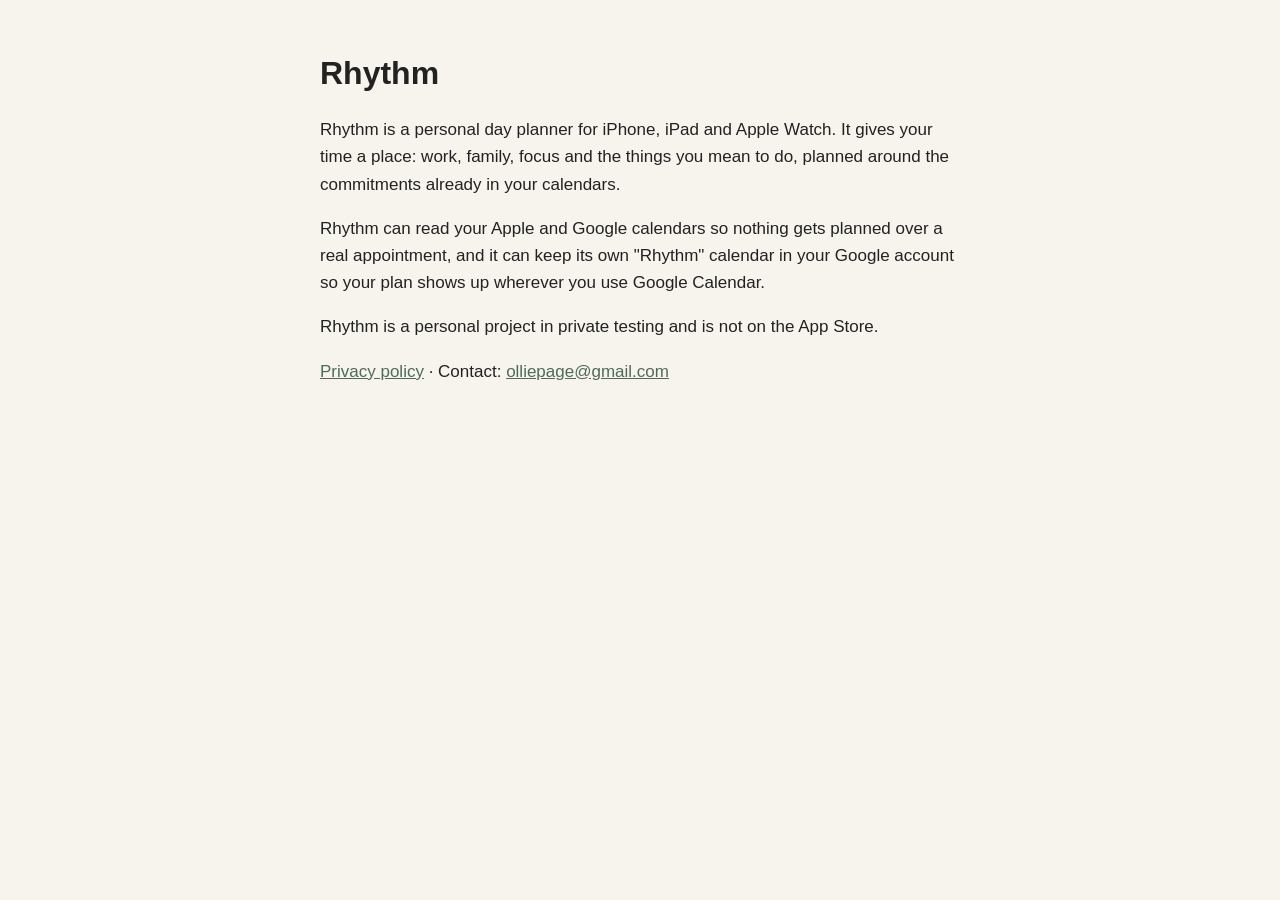
<file: rhythm/index.html>
<!doctype html>
<html lang="en-GB">
<head>
<meta charset="utf-8">
<meta name="viewport" content="width=device-width, initial-scale=1">
<title>Rhythm</title>
<link rel="stylesheet" href="style.css">
</head>
<body>
<main>
<h1>Rhythm</h1>
<p>Rhythm is a personal day planner for iPhone, iPad and Apple Watch. It gives your time a place: work, family, focus and the things you mean to do, planned around the commitments already in your calendars.</p>
<p>Rhythm can read your Apple and Google calendars so nothing gets planned over a real appointment, and it can keep its own "Rhythm" calendar in your Google account so your plan shows up wherever you use Google Calendar.</p>
<p>Rhythm is a personal project in private testing and is not on the App Store.</p>
<p><a href="privacy.html">Privacy policy</a> · Contact: <a href="mailto:olliepage@gmail.com">olliepage@gmail.com</a></p>
</main>
</body>
</html>
</file>
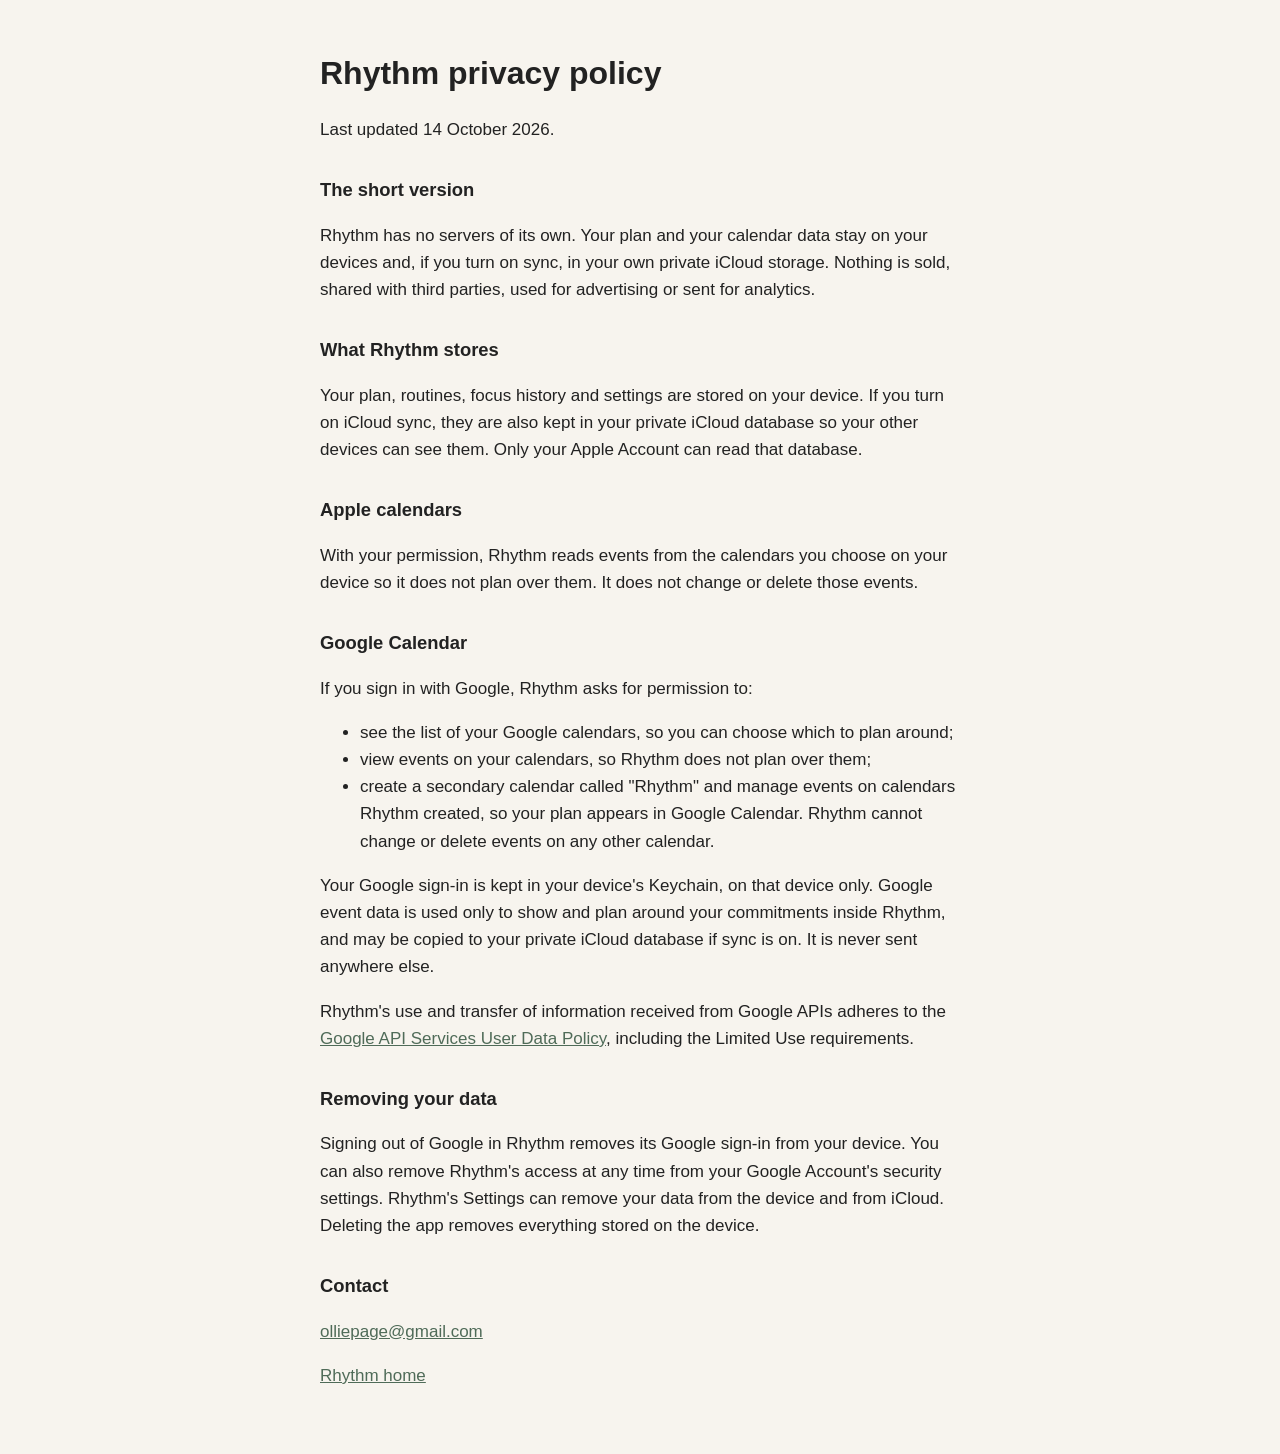
<file: rhythm/privacy.html>
<!doctype html>
<html lang="en-GB">
<head>
<meta charset="utf-8">
<meta name="viewport" content="width=device-width, initial-scale=1">
<title>Rhythm privacy policy</title>
<link rel="stylesheet" href="style.css">
</head>
<body>
<main>
<h1>Rhythm privacy policy</h1>
<p>Last updated 14 October 2026.</p>

<h2>The short version</h2>
<p>Rhythm has no servers of its own. Your plan and your calendar data stay on your devices and, if you turn on sync, in your own private iCloud storage. Nothing is sold, shared with third parties, used for advertising or sent for analytics.</p>

<h2>What Rhythm stores</h2>
<p>Your plan, routines, focus history and settings are stored on your device. If you turn on iCloud sync, they are also kept in your private iCloud database so your other devices can see them. Only your Apple Account can read that database.</p>

<h2>Apple calendars</h2>
<p>With your permission, Rhythm reads events from the calendars you choose on your device so it does not plan over them. It does not change or delete those events.</p>

<h2>Google Calendar</h2>
<p>If you sign in with Google, Rhythm asks for permission to:</p>
<ul>
<li>see the list of your Google calendars, so you can choose which to plan around;</li>
<li>view events on your calendars, so Rhythm does not plan over them;</li>
<li>create a secondary calendar called "Rhythm" and manage events on calendars Rhythm created, so your plan appears in Google Calendar. Rhythm cannot change or delete events on any other calendar.</li>
</ul>
<p>Your Google sign-in is kept in your device's Keychain, on that device only. Google event data is used only to show and plan around your commitments inside Rhythm, and may be copied to your private iCloud database if sync is on. It is never sent anywhere else.</p>
<p>Rhythm's use and transfer of information received from Google APIs adheres to the <a href="https://developers.google.com/terms/api-services-user-data-policy">Google API Services User Data Policy</a>, including the Limited Use requirements.</p>

<h2>Removing your data</h2>
<p>Signing out of Google in Rhythm removes its Google sign-in from your device. You can also remove Rhythm's access at any time from your Google Account's security settings. Rhythm's Settings can remove your data from the device and from iCloud. Deleting the app removes everything stored on the device.</p>

<h2>Contact</h2>
<p><a href="mailto:olliepage@gmail.com">olliepage@gmail.com</a></p>
<p><a href="index.html">Rhythm home</a></p>
</main>
</body>
</html>
</file>
<file: rhythm/style.css>
:root { color-scheme: light dark; --text: #222; --bg: #f7f4ee; --link: #4f6b58; }
@media (prefers-color-scheme: dark) { :root { --text: #eee; --bg: #1c1d1b; --link: #9fbfa8; } }
body { margin: 0; background: var(--bg); color: var(--text); font: 17px/1.6 -apple-system, BlinkMacSystemFont, "Segoe UI", sans-serif; }
main { max-width: 640px; margin: 0 auto; padding: 48px 16px; }
h1 { font-size: 2rem; margin: 0 0 1rem; }
h2 { font-size: 1.15rem; margin: 2rem 0 0.5rem; }
a { color: var(--link); }
</file>
